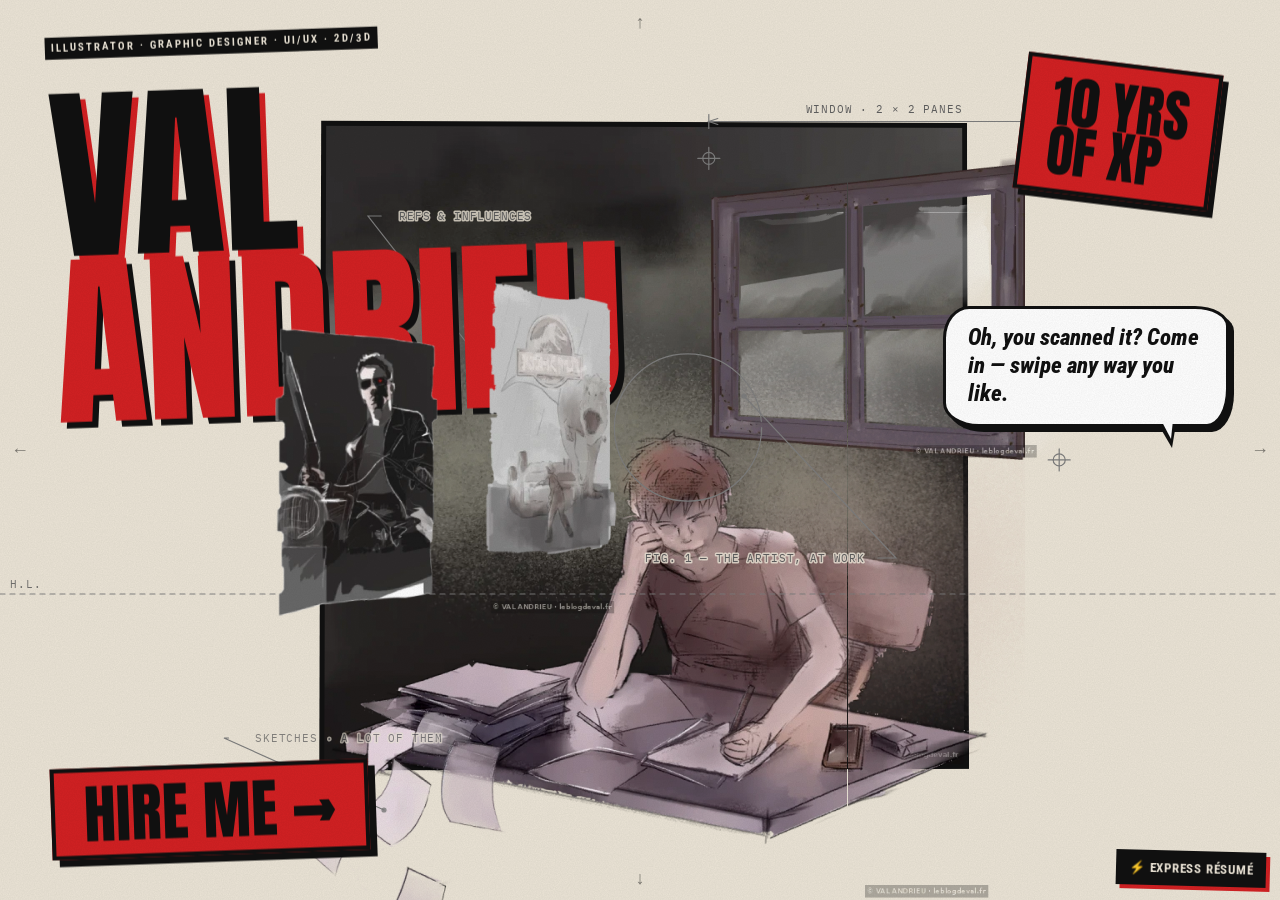
<file: index.html>
<!doctype html> <html lang="en"> <head> <meta charset="UTF-8"> <meta name="viewport" content="width=device-width,initial-scale=1,viewport-fit=cover"> <title>Val Andrieu — the cube</title> <meta name="description" content="Val Andrieu — illustrator, graphic designer, UI/UX & 2D/3D artist. A portfolio you swipe like a comic."> <link rel="preconnect" href="https://fonts.googleapis.com"> <link rel="preconnect" href="https://fonts.gstatic.com" crossorigin> <link rel="stylesheet" href="https://fonts.googleapis.com/css2?family=Anton&family=IBM+Plex+Mono:wght@400&family=Roboto+Condensed:ital,wght@0,400;0,700;0,900;1,800&display=swap"> <link rel="preload" as="image" href="front-fond.webp"> <link rel="preload" as="image" href="front-1.webp"> <link rel="stylesheet" href="css/index.css"> <script defer="defer" src="https://cdn.jsdelivr.net/npm/gsap@3.13.0/dist/gsap.min.js"></script> <script defer="defer" src="js/index.js"></script> </head> <body> <div id="scene" aria-hidden="true"><div id="cube"></div></div> <main id="pages"></main> <button class="arrow up" type="button" data-dir="up" aria-label="Go up">↑</button> <button class="arrow down" type="button" data-dir="down" aria-label="Go down">↓</button> <button class="arrow left" type="button" data-dir="left" aria-label="Go left">←</button> <button class="arrow right" type="button" data-dir="right" aria-label="Go right">→</button> <button id="express-btn" type="button" aria-haspopup="dialog">⚡ <span class="xl">Express résumé</span><span class="xs">CV</span></button> <dialog id="express" aria-labelledby="x-title"> <div class="x-head"> <div> <h2 id="x-title">Valentin Andrieu</h2> <p>UI/UX Explorer · 2D/3D Artist · Graphic Designer</p> </div> <button class="x-close" type="button" data-close>Close ✕</button> </div> <div class="x-body"> <aside> <section> <h3>Contact</h3> <a href="https://www.linkedin.com/in/valentin-andrieu-4a79101a6" target="_blank" rel="noopener">linkedin.com/in/valentin-andrieu</a><br> <a href="https://leblogdeval.fr" target="_blank" rel="noopener">leblogdeval.fr</a> </section> <section> <h3>Development</h3> <ul><li>JavaScript / TypeScript</li><li>Three.js &amp; WebGL</li><li>CSS3 / SASS</li></ul> </section> <section> <h3>3D &amp; visual design</h3> <ul><li>Modeling &amp; animation (Blender)</li><li>Traditional &amp; digital drawing</li><li>Art direction / brand identity</li></ul> </section> <section> <h3>Strategy</h3> <ul><li>Web marketing</li><li>Branding &amp; visual identity</li></ul> </section> <section> <h3>Stack</h3> <div class="chips"><span>Three.js</span><span>WebGL</span><span>TypeScript</span><span>SASS</span><span>SvelteKit</span><span>WordPress</span><span>Blender</span></div> </section> <section> <h3>Education</h3> <b>2025</b> — UI/UX Design, Interface Designer<br> <b>2016</b> — Multimedia &amp; Web Design </section> </aside> <div> <section> <h3>Profile</h3> <p>Designer-developer driven by storytelling in interactive experiences. I treat every interface as a journey to live — from the interaction concept to the front-end build — turning a brand identity into a story people want to explore, not just a page they read.</p> </section> <section> <h3>Approach</h3> <p><b>Storytelling</b> — a beginning, a tension, a resolution. · <b>Gamification</b> — micro-interactions and small surprises. · <b>Prototyping</b> — from idea to hands-on demo, fast.</p> </section> <section> <h3>Experience</h3> <div class="x-job"> <div class="when">2023 → 2025</div> <b>Art Direction &amp; Digital Automation</b> — Graphic Designer, Print &amp; Digital <ul><li>Designed brand identities rolled out across web and print</li><li>Automated mailing campaigns and promotional asset production</li><li>Bridged brand strategy and visual execution</li></ul> </div> <div class="x-job"> <div class="when">2021</div> <b>Web Design, Branding &amp; Social Strategy</b> — Community Management <ul><li>Created signage and brand collateral</li><li>Managed social media presence and content strategy</li></ul> </div> <div class="x-job"> <div class="when">2017 → 2018</div> <b>3D Modeling &amp; Event Scenography</b> — 3D Design, Blender <ul><li>Designed 3D structures for live events</li><li>Web design and related promotional material</li></ul> </div> <div class="x-job"> <div class="when">2016</div> <b>Pre-press Production &amp; Industrial Calibration</b> — Print Production <ul><li>Machine setup and calibration for large-scale print runs</li><li>Graphic design and reprographics</li></ul> </div> </section> </div> </div> </dialog> </body> </html>
</file>
<file: css/index.css>
:root{--paper:#ebe4d6;--paper-2:#e2dac9;--ink:#111;--red:#d22123;--tech:#7d7d7d;--s:min(66svh, 150vw);--display:"Anton", Impact, "Arial Narrow", sans-serif;--cond:"Roboto Condensed", "Arial Narrow", sans-serif;--mono:"IBM Plex Mono", ui-monospace, monospace}@media (min-aspect-ratio:1/1){:root{--s:min(72svh, 860px)}}*{box-sizing:border-box;-webkit-tap-highlight-color:transparent}html,body{margin:0;height:100%;overflow:hidden;background:var(--paper);color:var(--ink);font-family:var(--cond);-webkit-font-smoothing:antialiased;touch-action:none;overscroll-behavior:none;user-select:none;-webkit-user-select:none}img{display:block;-webkit-user-drag:none}.face img,.set img{pointer-events:none;-webkit-touch-callout:none;user-select:none}body.grab{cursor:grab}body.grabbing{cursor:grabbing}:focus-visible{outline:3px solid var(--red);outline-offset:3px}body:after{content:"";position:fixed;inset:0;z-index:50;pointer-events:none;opacity:.07;background-image:url("data:image/svg+xml;utf8,<svg xmlns='http://www.w3.org/2000/svg' width='220' height='220'><filter id='n'><feTurbulence type='fractalNoise' baseFrequency='.85' numOctaves='3' stitchTiles='stitch'/><feColorMatrix values='0 0 0 0 0  0 0 0 0 0  0 0 0 0 0  0 0 0 .9 0'/></filter><rect width='100%' height='100%' filter='url(%23n)'/></svg>")}#scene{position:fixed;inset:0;z-index:1;display:grid;place-items:center;perspective:calc(var(--s) * 2.6)}#cube{position:relative;width:var(--s);height:var(--s);transform-style:preserve-3d}.face{position:absolute;inset:0;overflow:hidden;backface-visibility:hidden;-webkit-backface-visibility:hidden;border:5px solid var(--ink);background:var(--paper-2)}.face:before{content:"";position:absolute;inset:0;opacity:.55;background-image:radial-gradient(circle,var(--ink) 1.3px,transparent 1.8px);background-size:10px 10px;-webkit-mask-image:linear-gradient(135deg,transparent 30%,#000 100%);mask-image:linear-gradient(135deg,transparent 30%,#000 100%)}.face .bg{position:absolute;inset:0}.face .bg img{width:100%;height:100%;object-fit:cover}.set{position:fixed;inset:0;z-index:5;visibility:hidden;pointer-events:none}.set.on{visibility:visible}.ly{position:absolute;inset:0;z-index:1}.ly img{width:100%;height:100%;object-fit:cover}.notes{position:absolute;inset:0;z-index:2;width:100%;height:100%;overflow:visible}.it{position:absolute;z-index:3;pointer-events:auto}.it.big{z-index:0}.it.behind{z-index:2}@media (min-aspect-ratio:1/1){.ly.over{z-index:4}}.set.on .ly,.set.on .it{will-change:transform,opacity}.it .pp{transform:rotate(var(--rot, 0deg))}.notes .ln{fill:none;stroke:var(--tech);stroke-width:1.2;stroke-linecap:round}.notes .dash{stroke-dasharray:5 5}.notes .dot{fill:var(--tech)}.notes text{font:400 10.5px/1 var(--mono);letter-spacing:.08em;text-transform:uppercase;fill:#5f5f5f;paint-order:stroke;stroke:#ebe4d6d9;stroke-width:3px;stroke-linejoin:round}.caption .pp{background:var(--paper);border:3px solid var(--ink);box-shadow:6px 6px 0 var(--ink);padding:.5em .75em .6em}.caption .eyebrow{font:700 11px/1.25 var(--cond);letter-spacing:.18em;text-transform:uppercase;color:var(--red)}.caption h1,.caption h2{margin:.08em 0 0;font:400 clamp(48px,15vw,118px)/.86 var(--display);text-transform:uppercase}.caption h1 em,.caption h2 em{font-style:normal;color:var(--red)}.caption p{margin:.5em 0 0;max-width:34ch;font:400 15px/1.35 var(--cond)}.caption.bare .pp{background:none;border:0;box-shadow:none;padding:0}.caption.bare .eyebrow{display:inline-block;background:var(--ink);color:var(--paper);padding:.35em .55em;margin-bottom:.35em}.caption.bare h1,.caption.bare h2{font-size:clamp(84px,25vw,230px);line-height:.88;letter-spacing:-.01em;text-shadow:6px 6px 0 var(--red);margin-top:.16em}.caption.bare h1 em,.caption.bare h2 em{text-shadow:6px 6px 0 var(--ink)}@media (min-aspect-ratio:1/1){.caption.bare h1,.caption.bare h2{font-size:min(15vw,21svh)}}.bubble .pp{position:relative;width:max-content;max-width:min(66vw,26ch);background:#fff;border:3px solid var(--ink);border-radius:26px 34px 22px 36px/32px 20px 38px 24px;box-shadow:5px 5px 0 var(--ink);padding:.65em .95em .7em;font:800 italic clamp(17px,4.6vw,23px)/1.22 var(--cond)}.bubble .pp:before,.bubble .pp:after{content:"";position:absolute;width:0;height:0}.bubble .pp:before{left:18%;top:100%;border:14px solid transparent;border-top:24px solid var(--ink);border-left-width:4px}.bubble .pp:after{left:calc(18% + 3px);top:calc(100% - 4px);border:10px solid transparent;border-top:19px solid #fff;border-left-width:2px}.bubble.r .pp:before{left:auto;right:18%;border-left-width:14px;border-right-width:4px}.bubble.r .pp:after{left:auto;right:calc(18% + 3px);border-left-width:10px;border-right-width:2px}.bubble.l .pp:before{left:auto;right:100%;top:38%;border:12px solid transparent;border-right:26px solid var(--ink);border-bottom-width:3px}.bubble.l .pp:after{left:auto;right:calc(100% - 4px);top:calc(38% + 4px);border:8px solid transparent;border-right:20px solid #fff;border-bottom-width:2px}.sfx .pp{font:400 clamp(40px,12vw,84px)/.9 var(--display);color:var(--red);text-transform:uppercase;-webkit-text-stroke:2px var(--ink);paint-order:stroke fill;text-shadow:4px 4px 0 var(--ink)}.big .pp{font:400 clamp(170px,56vw,560px)/.78 var(--display);text-transform:uppercase;white-space:nowrap;color:transparent;-webkit-text-stroke:2px rgba(17,17,17,.28)}.sticker .pp{font:400 clamp(26px,7.5vw,56px)/.88 var(--display);text-transform:uppercase;padding:.3em .45em .25em;border:4px solid var(--ink);box-shadow:6px 6px 0 var(--ink)}.sticker.red .pp{background:var(--red);color:var(--ink)}.sticker.dark .pp{background:var(--ink);color:var(--paper);box-shadow:6px 6px 0 var(--red)}.grid .pp{display:grid;grid-template-columns:1fr 1fr;gap:12px;height:100%}.grid.six .pp{grid-template-rows:repeat(3,1fr)}@media (min-aspect-ratio:1/1){.grid.six .pp{grid-template-columns:repeat(3,1fr);grid-template-rows:repeat(2,1fr)}}.case{position:relative;min-height:0;overflow:hidden;border:3px solid var(--ink);box-shadow:5px 5px 0 var(--ink);background:repeating-linear-gradient(0deg,transparent 0 27px,rgba(125,125,125,.18) 27px 28px),repeating-linear-gradient(90deg,transparent 0 27px,rgba(125,125,125,.18) 27px 28px),var(--paper)}.case:nth-child(odd){transform:rotate(-.6deg)}.case:nth-child(2n){transform:rotate(.7deg)}.case .yr{position:absolute;right:6px;bottom:-.12em;font:400 clamp(44px,12vw,110px)/1 var(--display);color:transparent;-webkit-text-stroke:1.5px #9a9a9a}.grid.six .yr{font-size:clamp(40px,10vw,90px)}.case .cap{position:absolute;left:-3px;top:-3px;max-width:92%;background:var(--paper);border:3px solid var(--ink);padding:.35em .5em}.case .cap small{display:block;font:700 10px/1 var(--cond);letter-spacing:.15em;color:var(--red)}.case .cap b{display:block;margin-top:.2em;font:900 clamp(12px,3.3vw,17px)/1.05 var(--cond);text-transform:uppercase}.case .todo{position:absolute;left:8px;right:8px;bottom:8px;font:400 10px/1.3 var(--mono);color:#6f6f6f;text-transform:uppercase;letter-spacing:.05em}.case-art{position:absolute;inset:0}.case-art img{width:100%;height:100%;object-fit:cover;object-position:var(--pos, 50% 50%)}.case-art.fit{background:var(--bg);padding:42px 10px 26px}.case-art.fit img{object-fit:contain}a.case{display:block;color:inherit;text-decoration:none;cursor:pointer}.case .url{position:absolute;left:6px;bottom:6px;max-width:calc(100% - 12px);overflow:hidden;text-overflow:ellipsis;white-space:nowrap;background:var(--ink);color:var(--paper);padding:3px 6px;font:400 10px/1.2 var(--mono);letter-spacing:.03em;transition:background .15s}a.case:hover .url,a.case:focus-visible .url{background:var(--red)}.case-ico{position:absolute;right:7px;bottom:7px;display:flex;gap:5px}.case-ico img{width:clamp(22px,5.5vw,38px);height:auto;filter:drop-shadow(2px 2px 0 rgba(17,17,17,.9))}.links .pp,.cta .pp{display:flex;flex-wrap:wrap;gap:10px}.cta .pp{gap:12px}.btn{display:inline-block;text-decoration:none;padding:11px 14px;cursor:pointer;font:700 14px/1 var(--cond);letter-spacing:.05em;text-transform:uppercase;background:var(--paper);color:var(--ink);border:3px solid var(--ink);box-shadow:4px 4px 0 var(--red)}.btn.red{background:var(--red);box-shadow:4px 4px 0 var(--ink)}.go{display:inline-block;text-decoration:none;cursor:pointer;font:400 clamp(30px,9vw,64px)/.9 var(--display);text-transform:uppercase;padding:.22em .45em .18em;background:var(--red);color:var(--ink);border:4px solid var(--ink);box-shadow:7px 7px 0 var(--ink);transition:transform .15s ease,box-shadow .15s ease}.go.paper{background:var(--paper)}.go:hover{transform:translate(-3px,-3px) rotate(-1deg);box-shadow:10px 10px 0 var(--ink)}.go:active{transform:translate(3px,3px);box-shadow:3px 3px 0 var(--ink)}.pin .pp{position:relative;background:#fbf9f4;padding:10px 10px 30px;border:1px solid #bdb6a6;box-shadow:7px 7px 0 var(--ink)}.pin .pp:before{content:"";position:absolute;left:50%;top:-12px;width:90px;height:24px;transform:translate(-50%) rotate(-4deg);background:#d2c8aabf}.pin img{width:100%;height:auto}.pin .fig{position:absolute;left:10px;bottom:9px;white-space:nowrap;font:400 clamp(8px,2.1vw,10.5px)/1 var(--mono);letter-spacing:.08em;text-transform:uppercase;color:#6f6f6f}.char,.icon{pointer-events:none}.char img{width:100%;height:auto;filter:drop-shadow(6px 6px 0 rgba(17,17,17,.85))}.char .fig{position:absolute;left:2%;top:-4px;max-width:96%;padding-left:26px;font:400 clamp(8.5px,2.2vw,10.5px)/1 var(--mono);letter-spacing:.08em;text-transform:uppercase;color:#5f5f5f;background:linear-gradient(var(--tech),var(--tech)) left center / 20px 1px no-repeat}@media (min-aspect-ratio:1/1){.char.fig-r .fig{left:88%;top:22%;max-width:none;white-space:nowrap}}.icon img{width:100%;height:auto;filter:drop-shadow(4px 4px 0 rgba(17,17,17,.9))}.arrow{position:fixed;z-index:8;width:40px;height:40px;display:grid;place-items:center;cursor:pointer;border:0;background:transparent;font:700 18px/1 var(--cond);color:var(--ink);opacity:.5}.arrow:hover{opacity:1}.arrow.up{top:max(2px,env(safe-area-inset-top));left:50%;transform:translate(-50%)}.arrow.down{bottom:max(2px,env(safe-area-inset-bottom));left:50%;transform:translate(-50%)}.arrow.left{left:max(0px,env(safe-area-inset-left));top:50%;transform:translateY(-50%)}.arrow.right{right:max(0px,env(safe-area-inset-right));top:50%;transform:translateY(-50%)}#express-btn{position:fixed;z-index:9;right:14px;bottom:max(14px,env(safe-area-inset-bottom));font:700 13px/1 var(--cond);letter-spacing:.06em;text-transform:uppercase;background:var(--ink);color:var(--paper);border:0;cursor:pointer;padding:11px 13px;box-shadow:4px 4px 0 var(--red);transform:rotate(1.5deg)}#express-btn .xs{display:none}@media (max-width:600px){#express-btn .xl{display:none}#express-btn .xs{display:inline}}#express{width:min(900px,100vw - 24px);max-height:92svh;padding:0;border:3px solid var(--ink);box-shadow:10px 10px 0 var(--red);background:#f8f6f1;color:var(--ink);user-select:text;-webkit-user-select:text;touch-action:pan-y}#express::backdrop{background:#111111bf}.x-head{position:sticky;top:0;z-index:1;display:flex;justify-content:space-between;align-items:flex-start;gap:16px;padding:20px 22px 14px;background:var(--ink);color:var(--paper)}.x-head h2{margin:0;font:400 32px/1 var(--display);text-transform:uppercase}.x-head p{margin:.3em 0 0;font:400 14px/1.3 var(--cond)}.x-close{background:var(--red);color:var(--ink);border:0;font:700 14px/1 var(--cond);text-transform:uppercase;padding:10px 12px;cursor:pointer}.x-body{display:grid;grid-template-columns:1fr;gap:22px;padding:20px 22px 26px;font:400 15px/1.45 var(--cond)}@media (min-width:720px){.x-body{grid-template-columns:230px 1fr}}.x-body h3{margin:0 0 .5em;font:700 11px/1 var(--cond);letter-spacing:.22em;text-transform:uppercase;color:#666}.x-body p{margin:0}.x-body section+section{margin-top:20px}.x-body ul{margin:0;padding:0 0 0 1.1em}.x-job{padding:12px 0;border-top:1px solid #ddd}.x-job b{font-size:17px}.x-job .when{font:700 12px/1 var(--cond);color:#666;letter-spacing:.1em}.chips{display:flex;flex-wrap:wrap;gap:6px}.chips span{font:400 13px/1 var(--cond);border:1px solid #aaa;padding:5px 7px}
</file>
